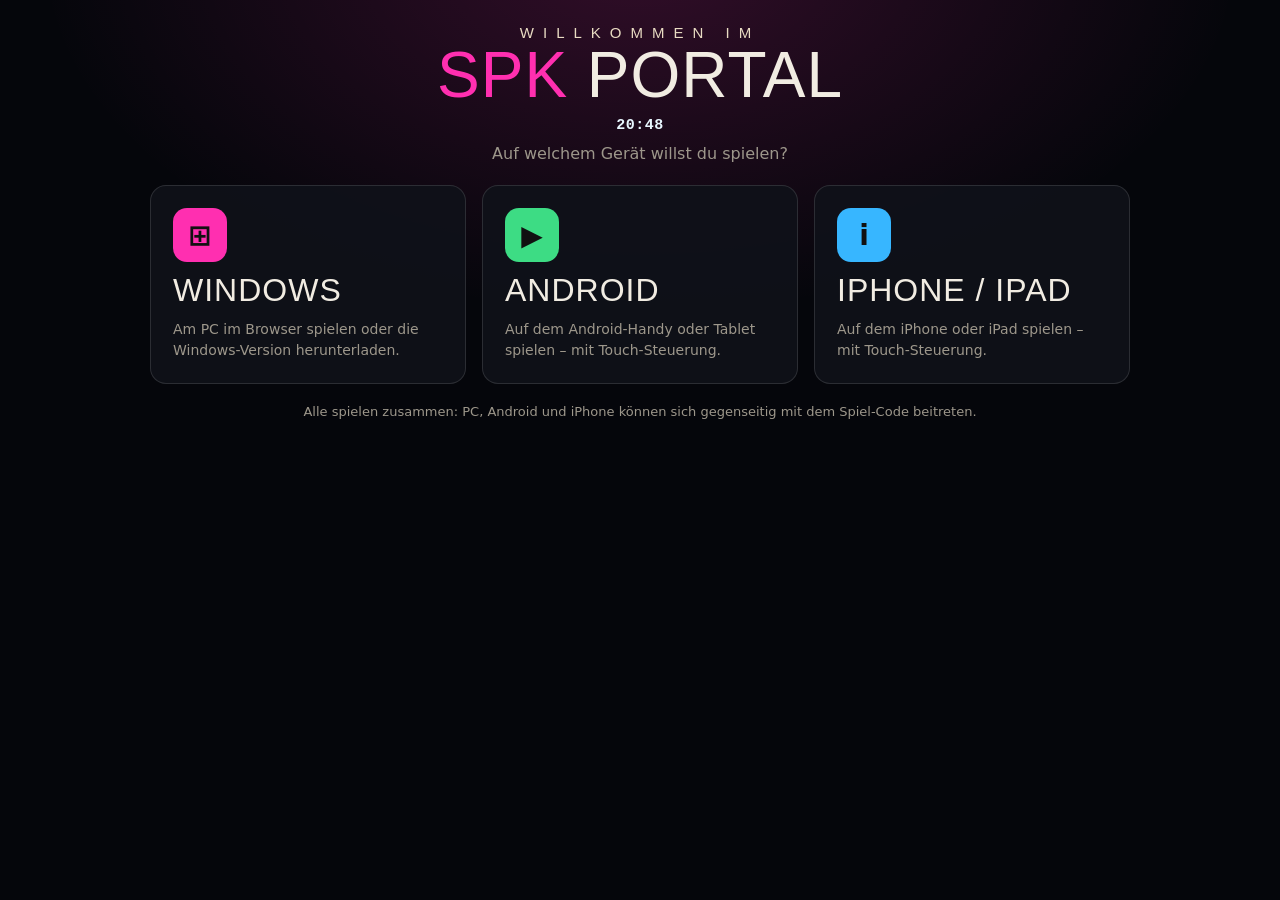
<file: index.html>
<!doctype html><html lang="de"><head><meta charset="utf-8"><meta name="viewport" content="width=device-width, initial-scale=1">
<title>SPK Portal</title><link rel="manifest" href="/manifest.webmanifest"><link rel="apple-touch-icon" href="/System/assets/icon-192.png">
<script>var z=null;try{z=JSON.parse(sessionStorage.getItem('gbgc-zurueck')||'null')}catch(e){}
var phone=/Android|iPhone|iPad|iPod/.test(navigator.userAgent)||(navigator.platform==='MacIntel'&&navigator.maxTouchPoints>1);
location.replace((!phone&&z&&Date.now()-z.t<600000?'/System/konsole.html':'/System/start.html')+location.search);</script>
</head><body style="background:#05060b"></body></html>
</file>
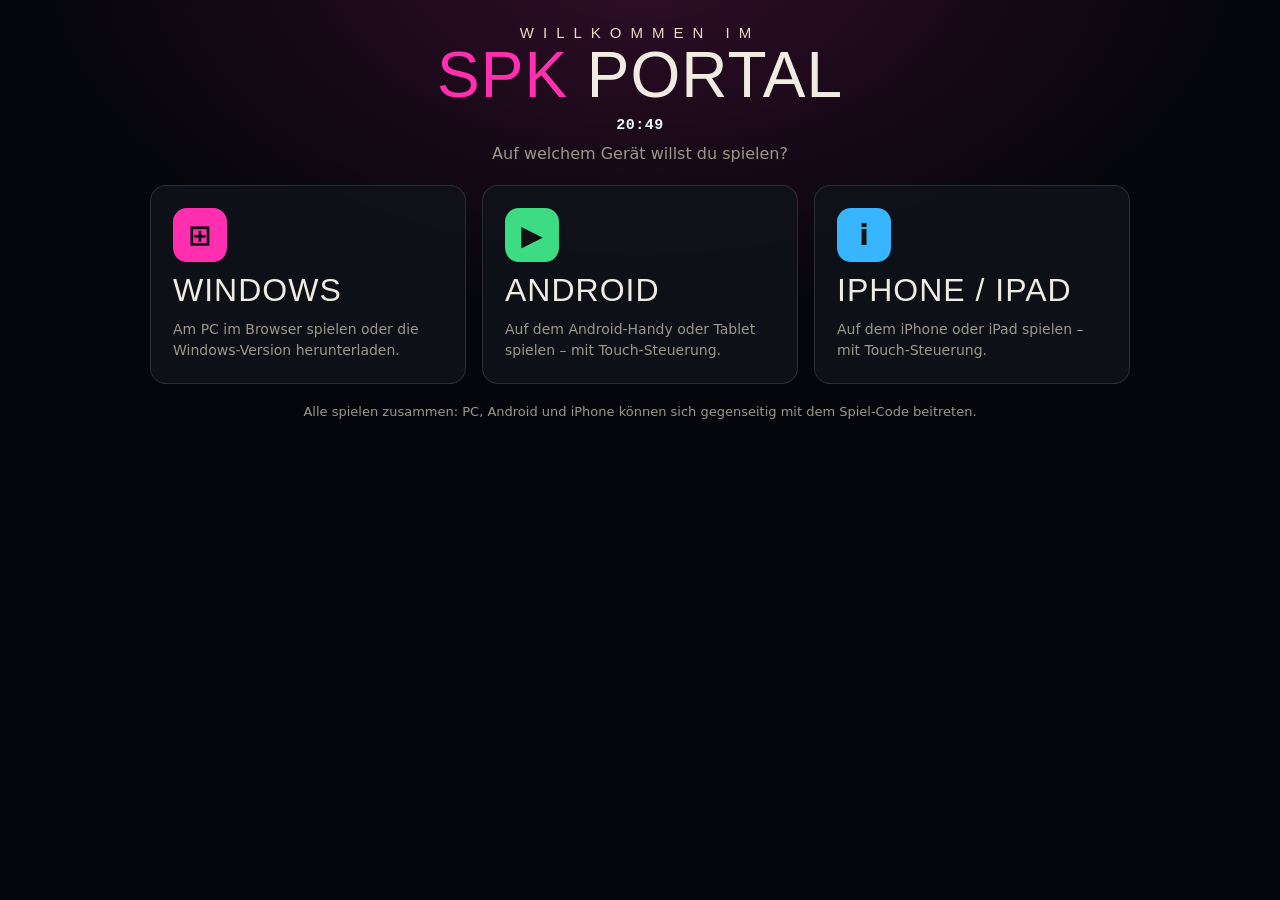
<file: System/start.html>
<!doctype html>
<html lang="de">
<head>
<meta charset="utf-8">
<meta name="viewport" content="width=device-width, initial-scale=1, viewport-fit=cover">
<meta name="mobile-web-app-capable" content="yes">
<meta name="apple-mobile-web-app-capable" content="yes">
<meta name="apple-mobile-web-app-status-bar-style" content="black-translucent">
<meta name="apple-mobile-web-app-title" content="SPK Portal">
<meta name="theme-color" content="#05060b">
<title>SPK Portal</title>
<link rel="manifest" href="/manifest.webmanifest">
<link rel="apple-touch-icon" href="/System/assets/icon-192.png">
<link rel="icon" href="/System/assets/icon-192.png">
<style>
  /* Dunkle Arcade-Optik wie das 3D-Portal: Orange für Windows, Grün für Android, Blau für iPhone */
  :root { --bg: #05060b; --panel: rgba(16, 18, 26, 0.92); --line: rgba(255, 255, 255, 0.12); --txt: #f1ece2; --mut: #9d978b; --acc: #ff2fb0; --and: #3ddc84; --ios: #37b6ff; color-scheme: dark; }
  * { box-sizing: border-box; }
  html, body { margin: 0; min-height: 100%; background: var(--bg); color: var(--txt); font-family: "Segoe UI", system-ui, -apple-system, Roboto, Arial, sans-serif; }
  body { background: radial-gradient(1000px 600px at 50% -10%, rgba(255, 47, 176, 0.18), transparent 60%), var(--bg); padding: max(18px, env(safe-area-inset-top)) max(16px, env(safe-area-inset-right)) max(18px, env(safe-area-inset-bottom)) max(16px, env(safe-area-inset-left)); }
  .wrap { max-width: 980px; margin: 0 auto; }
  .hidden { display: none !important; }
  .brand { text-align: center; margin: 6px 0 22px; }
  .brand small { display: block; font-family: Impact, "Arial Black", sans-serif; letter-spacing: 9px; color: #e9dcc3; font-size: 15px; }
  .brand h1 { margin: 2px 0 0; font-family: Impact, "Arial Black", sans-serif; font-weight: 400; font-size: clamp(38px, 7vw, 64px); line-height: 1; color: var(--acc); letter-spacing: 1px; }
  .brand h1 span { color: var(--txt); }
  .brand p { color: var(--mut); margin: 10px 0 0; }
  .clock { margin-top: 10px; font: 600 15px Consolas, "Courier New", monospace; color: #e8f7ff; letter-spacing: .5px; }
  .clock span { color: var(--mut); font-family: "Segoe UI", system-ui, sans-serif; font-weight: 500; }
  .tiles { display: grid; grid-template-columns: repeat(3, minmax(0, 1fr)); gap: 16px; }
  @media (max-width: 720px) { .tiles { grid-template-columns: 1fr; } }
  .tile { all: unset; cursor: pointer; display: flex; flex-direction: column; gap: 10px; padding: 22px; border-radius: 16px; background: var(--panel); border: 1px solid var(--line); transition: transform .15s, border-color .15s; }
  .tile:hover, .tile:focus-visible { transform: translateY(-3px); }
  .tile:focus-visible { outline: 2px solid #fff; outline-offset: 3px; }
  .tile .ic { width: 54px; height: 54px; border-radius: 14px; display: grid; place-items: center; font-size: 28px; font-weight: 900; color: #111; }
  .tile h2 { margin: 0; font-family: Impact, "Arial Black", sans-serif; font-weight: 400; font-size: 32px; letter-spacing: 1px; }
  .tile p { margin: 0; color: var(--mut); font-size: 14px; line-height: 1.5; }
  .tile.win .ic { background: var(--acc); } .tile.win:hover { border-color: var(--acc); }
  .tile.and .ic { background: var(--and); } .tile.and:hover { border-color: var(--and); }
  .tile.ios .ic { background: var(--ios); } .tile.ios:hover { border-color: var(--ios); }
  .card { background: var(--panel); border: 1px solid var(--line); border-radius: 16px; padding: 22px; margin-top: 18px; }
  .card h3 { margin: 0 0 12px; font-size: 22px; }
  .how { display: grid; grid-template-columns: 220px minmax(0, 1fr); gap: 22px; align-items: start; }
  @media (max-width: 640px) { .how { grid-template-columns: 1fr; } }
  #qr { background: #fff; border-radius: 12px; padding: 10px; width: 220px; max-width: 100%; }
  #qr img, #qr svg { width: 100%; height: auto; display: block; }
  ol { margin: 0; padding-left: 22px; line-height: 1.7; }
  ol li { margin-bottom: 6px; }
  .link { display: flex; gap: 8px; margin: 14px 0 4px; flex-wrap: wrap; }
  .link a#url { color: var(--acc); text-decoration: underline; font-weight: 700; }
  .link a#url, .link code { flex: 1; min-width: 0; background: #0b0c11; border: 1px solid var(--line); border-radius: 8px; padding: 10px 12px; font-size: 16px; overflow-wrap: anywhere; }
  button, .btn { cursor: pointer; border: 0; border-radius: 10px; font-size: 16px; font-weight: 700; padding: 11px 16px; color: #18030f; background: var(--acc); text-decoration: none; display: inline-block; text-align: center; }
  button.ghost, .btn.ghost { background: rgba(255, 255, 255, 0.08); color: #fff; border: 1px solid var(--line); }
  button:focus-visible, .btn:focus-visible { outline: 2px solid #fff; outline-offset: 2px; }
  .back { margin-top: 14px; }
  .muted { color: var(--mut); font-size: 13px; line-height: 1.6; }
  /* Handy-Ansicht */
  label { display: block; color: var(--mut); font-size: 13px; margin-bottom: 10px; }
  input { width: 100%; margin-top: 4px; background: #0b0c11; border: 1px solid var(--line); border-radius: 8px; color: #fff; font-size: 17px; padding: 10px 12px; outline: none; }
  input:focus { border-color: var(--acc); }
  .games { display: grid; gap: 14px; grid-template-columns: repeat(auto-fit, minmax(260px, 1fr)); }
  .game { background: var(--panel); border: 1px solid var(--line); border-radius: 14px; padding: 16px; display: flex; flex-direction: column; gap: 8px; }
  .game .no { color: var(--acc); font-family: Impact, "Arial Black", sans-serif; letter-spacing: 3px; font-size: 13px; }
  .game h4 { margin: 0; font-size: 21px; }
  .game .meta { color: var(--mut); font-size: 13px; }
  .game .row { display: flex; gap: 8px; margin-top: 6px; }
  .game .row > * { flex: 1; }
  .game input.code { font-family: Consolas, monospace; letter-spacing: 4px; text-transform: uppercase; text-align: center; margin: 0; }
  .install { border-color: rgba(61, 220, 132, 0.4); }
  .djh { font-family: Impact, "Arial Black", sans-serif; font-weight: 400; font-size: 30px; letter-spacing: 1px; color: var(--acc); margin: 28px 0 12px; }
  .party { margin-top: 0; text-align: center; background: linear-gradient(#7a4e2c, #5a3820); border-color: #3b2412; }
  .party img { max-width: 100%; max-height: 70vh; border-radius: 6px; box-shadow: 0 6px 20px rgba(0,0,0,.5); }
  .party p { color: #f3e6d6; }
  .party a { color: #fff; }
  .djs { display: grid; gap: 12px; grid-template-columns: repeat(auto-fill, minmax(150px, 1fr)); }
  .dj { all: unset; cursor: pointer; display: flex; flex-direction: column; gap: 8px; background: var(--panel); border: 1px solid var(--line); border-radius: 12px; padding: 10px; text-align: center; }
  .dj:focus-visible { outline: 2px solid #fff; }
  .dj .ph { aspect-ratio: 4 / 5; max-width: 100%; border-radius: 8px; background: linear-gradient(#1a0f24, #07060c); display: grid; place-items: center; color: var(--mut); font-size: 13px; overflow: hidden; }
  .dj .ph img { width: 100%; height: 100%; object-fit: cover; }
  .dj b { font-family: Impact, "Arial Black", sans-serif; font-weight: 400; font-size: 20px; letter-spacing: .5px; }
  .djlinks { display: grid; gap: 8px; margin-top: 12px; }
  .djlinks a { display: block; padding: 11px 14px; border-radius: 10px; border: 1px solid var(--line); color: #fff; text-decoration: none; font-weight: 700; background: rgba(255,255,255,0.06); }
  #djSheet { position: fixed; inset: 0; z-index: 20; background: rgba(5,0,10,.75); display: flex; align-items: center; justify-content: center; padding: 16px; }
  #djSheet .card { width: min(420px, 100%); margin: 0; text-align: center; }
#gb input { width: 100%; box-sizing: border-box; margin-bottom: 8px; }
.gbrow { display: flex; justify-content: space-between; align-items: center; gap: 10px; }
.gbrow .btn { width: auto; margin: 0; padding: 10px 18px; }
.gbe { border-top: 1px solid rgba(255,255,255,0.1); padding: 8px 0; }
.gbe b { color: #9fe8b0; } .gbe span { opacity: .6; font-size: 12px; margin-left: 8px; } .gbe p { margin: 3px 0 0; overflow-wrap: anywhere; }
</style>
</head>
<body>
<div class="wrap">
  <div class="brand"><small>WILLKOMMEN IM</small><h1>SPK <span>PORTAL</span></h1><div id="clockLine" class="clock"></div><p id="sub">Auf welchem Gerät willst du spielen?</p></div>

  <!-- Auswahl -->
  <div id="choose">
    <div class="tiles">
      <button class="tile win" id="tWin"><div class="ic">⊞</div><h2>WINDOWS</h2><p id="winTxt">Hier am PC spielen – mit Tastatur und Maus im 3D-Portal.</p></button>
      <button class="tile and" id="tAnd"><div class="ic">▶</div><h2>ANDROID</h2><p>Auf dem Android-Handy oder Tablet spielen – mit Touch-Steuerung.</p></button>
      <button class="tile ios" id="tIos"><div class="ic">i</div><h2>IPHONE / IPAD</h2><p>Auf dem iPhone oder iPad spielen – mit Touch-Steuerung.</p></button>
    </div>
    <p class="muted" style="text-align:center;margin-top:18px">Alle spielen zusammen: PC, Android und iPhone können sich gegenseitig mit dem Spiel-Code beitreten.</p>
  </div>

  <!-- Windows (im Internet) -->
  <div id="winPanel" class="card hidden">
    <h3>Windows</h3>
    <div class="link"><a class="btn" href="/System/konsole.html">▶ Jetzt im Browser spielen</a><a class="btn ghost" id="zipLink" href="https://drive.google.com/file/d/1t74E3O4zzbKzG_UFVYE-AJETJGJ26ShM/view" target="_blank" rel="noopener">⬇ Windows-Version herunterladen</a></div>
    <p class="muted">Die Windows-Version herunterladen, Zip-Datei entpacken und „SPK Portal.bat“ doppelklicken. Sie aktualisiert sich danach von selbst.</p>
    <button class="ghost back" data-back>← Zurück</button>
  </div>

  <!-- Handy-Anleitung -->
  <div id="howPanel" class="card hidden">
    <h3 id="howTitle">Android</h3>
    <div class="how">
      <div><div id="qr"></div><p class="muted">Mit der Handy-Kamera scannen</p></div>
      <div>
        <ol id="steps"></ol>
        <div class="link"><a id="url" href="https://spk-portal.github.io/System/start.html?handy=1"></a><button id="copy" class="ghost">Link kopieren</button></div>
        <p class="muted" id="copyMsg">Diesen Link kannst du deinen Freunden schicken (WhatsApp, SMS …).</p>
        <div class="link"><button id="playHere" class="hidden">▶ Jetzt auf diesem Handy ins Portal</button></div>
      </div>
    </div>
    <button class="ghost back" data-back>← Zurück</button>
  </div>

  <!-- Handy: Spiele -->
  <div id="mobile" class="hidden">
    <a class="btn" href="/System/konsole.html" style="display:block;margin-bottom:14px">▶ In den Portal-Raum</a>
    <div id="installCard" class="card install hidden"><h3>Als App installieren</h3><ol id="mSteps"></ol></div>
    <div class="card"><label>Dein Name <input id="name" maxlength="16" autocomplete="off"></label><p class="muted">Halte das Handy beim Spielen quer. Um einem Freund beizutreten, gib den Code ein, der bei ihm im Spiel oben links steht.</p></div>
    <div class="games" id="games" style="margin-top:18px"></div>
    <h3 class="djh">Nächste Party</h3>
    <div class="card party" id="party"><p class="muted">Flyer folgt – bald steht hier, wann und wo die nächste SPK Party steigt!</p></div>
    <h3 class="djh">SPK DJs</h3>
    <div class="djs" id="djs"></div>
    <h3 class="djh">Gästebuch</h3>
    <div class="card" id="gb"><form id="gbForm" class="hidden"><input id="gbText" maxlength="100" placeholder="Schreib etwas rein (max. 100 Zeichen)" autocomplete="off"><div class="gbrow"><span class="muted" id="gbCount">0 / 100</span><button class="btn" id="gbSend" type="submit">Eintragen</button></div><p class="muted" id="gbMsg"></p></form><div id="gbList"><p class="muted">Gästebuch wird geladen…</p></div></div>
  </div>
</div>

<div id="djSheet" class="hidden"><div class="card"><h3 id="dsName"></h3><p class="muted" id="dsInfo"></p><div class="djlinks" id="dsLinks"></div><button class="ghost back" id="dsClose">Schließen</button></div></div>
<script src="/System/lib/qrcode.js"></script>
<script>
(function () {
  var WEB = 'https://spk-portal.github.io/';
  var $ = function (id) { return document.getElementById(id); };
  var ua = navigator.userAgent || '';
  var isIOS = /iPhone|iPad|iPod/.test(ua) || (navigator.platform === 'MacIntel' && navigator.maxTouchPoints > 1);
  var isAndroid = /Android/.test(ua);
  var coarse = false; try { coarse = matchMedia('(pointer: coarse)').matches && navigator.maxTouchPoints > 0; } catch (e) { }
  var touchDev = false; try { touchDev = navigator.maxTouchPoints > 0 || 'ontouchstart' in window; } catch (e) { }
  var isPhone = isIOS || isAndroid || coarse || /[?&]handy=1/.test(location.search);
  var standalone = (window.matchMedia && matchMedia('(display-mode: standalone)').matches) || (window.matchMedia && matchMedia('(display-mode: fullscreen)').matches) || navigator.standalone;
  var local = location.hostname === 'localhost' || location.hostname === '127.0.0.1' || location.protocol === 'file:';
  var STEPS = {
    and: ['Öffne den Link am Handy in <b>Chrome</b> (QR-Code scannen oder Link schicken).', 'Tippe oben rechts auf <b>⋮</b> und dann auf <b>„App installieren“</b> oder <b>„Zum Startbildschirm hinzufügen“</b>.', 'Starte das Portal ab jetzt über das neue Symbol auf dem Startbildschirm.', 'Spiel wählen, Handy <b>quer</b> halten und los geht’s.'],
    ios: ['Öffne den Link am iPhone in <b>Safari</b> (QR-Code scannen oder Link schicken).', 'Tippe unten auf <b>Teilen</b> (das Viereck mit dem Pfeil nach oben).', 'Wähle <b>„Zum Home-Bildschirm“</b> und tippe auf <b>Hinzufügen</b>.', 'Starte das Portal ab jetzt über das neue Symbol, halte das iPhone <b>quer</b>.']
  };
  function steps(el, list) { el.innerHTML = list.map(function (s) { return '<li>' + s + '</li>'; }).join(''); }
  function show(id) { ['choose', 'winPanel', 'howPanel', 'mobile'].forEach(function (x) { $(x).classList.toggle('hidden', x !== id); }); }

  // QR-Code
  try { var q = qrcode(0, 'M'); q.addData(WEB); q.make(); $('qr').innerHTML = q.createSvgTag({ cellSize: 6, margin: 2, scalable: true }); } catch (e) { $('qr').textContent = WEB; }
  $('url').textContent = WEB;
  $('copy').onclick = function () {
    var ok = function () { $('copyMsg').textContent = 'Link kopiert – jetzt einfach an deine Freunde schicken.'; };
    try { navigator.clipboard.writeText(WEB).then(ok, function () { selectUrl(); }); } catch (e) { selectUrl(); }
  };
  function selectUrl() { var r = document.createRange(); r.selectNodeContents($('url')); var s = getSelection(); s.removeAllRanges(); s.addRange(r); $('copyMsg').textContent = 'Link markiert – mit Strg+C kopieren.'; }

  $('tWin').onclick = function () { if (local) location.href = '/System/konsole.html'; else show('winPanel'); };
  $('tAnd').onclick = function () { if (isPhone || touchDev) { location.href = '/System/konsole.html'; return; } $('howTitle').textContent = 'Android – so kommt das Portal aufs Handy'; steps($('steps'), STEPS.and); show('howPanel'); };
  $('tIos').onclick = function () { if (isPhone || touchDev) { location.href = '/System/konsole.html'; return; } $('howTitle').textContent = 'iPhone / iPad – so kommt das Portal aufs Handy'; steps($('steps'), STEPS.ios); show('howPanel'); };
  document.querySelectorAll('[data-back]').forEach(function (b) { b.onclick = function () { show('choose'); }; });
  if (!local) $('winTxt').textContent = 'Am PC im Browser spielen oder die Windows-Version herunterladen.';

  // ----- Handy: direkt die Spiele zeigen -----
  var prefs = {}; try { prefs = JSON.parse(localStorage.getItem('operation-hias') || '{}') || {}; } catch (e) { }
  function saveName(n) { try { var s = JSON.parse(localStorage.getItem('operation-hias') || '{}') || {}; s.name = n; localStorage.setItem('operation-hias', JSON.stringify(s)); } catch (e) { } }
  function mkCode() { var a = 'ABCDEFGHJKLMNPQRSTUVWXYZ23456789', s = ''; for (var i = 0; i < 5; i++) s += a[Math.floor(Math.random() * a.length)]; return s; }
  function go(g, role, code) {
    var name = ($('name').value || '').trim().slice(0, 16) || 'Handy-Spieler'; saveName(name);
    location.href = g.pfad + (g.start || 'spiel/') + '?konsole=' + role + '&code=' + code + '&name=' + encodeURIComponent(name);
  }
  function renderGames(list) {
    list.sort(function (a, b) { return (a.portal || 99) - (b.portal || 99); });
    var box = $('games'); box.innerHTML = '';
    list.forEach(function (g, i) {
      var d = document.createElement('div'); d.className = 'game';
      d.innerHTML = '<div class="no">PORTAL ' + (g.portal || i + 1) + '</div><h4></h4><div class="meta"></div>' +
        '<button class="host">▶ Neues Spiel starten</button>' +
        '<div class="row"><input class="code" maxlength="5" placeholder="CODE" autocomplete="off" aria-label="Code vom Freund"><button class="ghost join">Beitreten</button></div>';
      d.querySelector('h4').textContent = g.name || g.ordner;
      d.querySelector('.meta').textContent = [g.genre, g.spieler].filter(Boolean).join(' · ');
      d.querySelector('.host').onclick = function () { go(g, 'host', mkCode()); };
      var inp = d.querySelector('.code');
      d.querySelector('.join').onclick = function () { var c = inp.value.trim().toUpperCase(); if (c.length < 4) { inp.focus(); inp.placeholder = 'CODE?'; return; } go(g, 'join', c); };
      box.appendChild(d);
    });
  }
  function loadGames() {
    return fetch('/__spiele', { cache: 'no-store' }).then(function (r) { if (!r.ok) throw 0; return r.json(); })
      .catch(function () { return fetch('/spiele.json', { cache: 'no-store' }).then(function (r) { return r.json(); }); });
  }
  if (touchDev || isPhone) $('playHere').classList.remove('hidden');
  $('playHere').onclick = function () { location.href = '/System/konsole.html'; };
  var wantList = /[?&]liste=1/.test(location.search);
  if (isPhone && !wantList) { location.replace('/System/konsole.html'); return; }
  if (isPhone) showMobile();
  function showMobile() {
    $('sub').textContent = 'Wähle ein Spiel';
    $('name').value = prefs.name || '';
    if (!standalone) { $('installCard').classList.remove('hidden'); steps($('mSteps'), isIOS ? STEPS.ios.slice(1, 3) : STEPS.and.slice(1, 3)); }
    show('mobile');
    loadGames().then(renderGames).catch(function () { $('games').innerHTML = '<p class="muted">Spiele konnten nicht geladen werden. Bitte die Seite neu laden.</p>'; });
    scrollTo(0, 0);
    loadDjs(); loadParty(); loadGb();
  }
  var gbUrl = '';
  function gbShow(list) {
    var box = $('gbList'); box.innerHTML = '';
    if (!list.length) { box.innerHTML = '<p class="muted">Noch keine Einträge – sei der Erste!</p>'; return; }
    list.forEach(function (e) { var d = document.createElement('div'); d.className = 'gbe'; d.innerHTML = '<b></b><span></span><p></p>'; var dt = new Date(e.t); d.querySelector('b').textContent = e.n; d.querySelector('span').textContent = isNaN(dt) ? '' : dt.toLocaleDateString('de-AT'); d.querySelector('p').textContent = e.x; box.appendChild(d); });
  }
  function gbFetch(q) { return fetch(gbUrl + (q ? (gbUrl.indexOf('?') >= 0 ? '&' : '?') + q : ''), { cache: 'no-store' }).then(function (r) { return r.json(); }).then(function (j) { gbShow(j.eintraege || []); return true; }); }
  function loadGb() {
    fetch('/System/gaestebuch.json', { cache: 'no-store' }).then(function (r) { return r.json(); }).then(function (c) {
      gbUrl = (c.url || '').trim();
      if (!gbUrl) { $('gbList').innerHTML = '<p class="muted">Das Gästebuch wird gerade eingerichtet – bald kannst du hier reinschreiben.</p>'; return; }
      $('gbForm').classList.remove('hidden');
      $('gbText').oninput = function () { $('gbCount').textContent = $('gbText').value.length + ' / 100'; };
      $('gbForm').onsubmit = function (ev) {
        ev.preventDefault();
        var text = $('gbText').value.replace(/\s+/g, ' ').trim().slice(0, 100); if (!text) return;
        var last = 0; try { last = +localStorage.getItem('spk-gb-last') || 0; } catch (e) { }
        if (Date.now() - last < 30000) { $('gbMsg').textContent = 'Bitte kurz warten, bevor du nochmal schreibst.'; return; }
        var name = (($('name').value || prefs.name || 'Gast').trim() || 'Gast').slice(0, 20);
        $('gbSend').disabled = true; $('gbMsg').textContent = 'Wird gespeichert…';
        gbFetch('name=' + encodeURIComponent(name) + '&text=' + encodeURIComponent(text)).then(function () { try { localStorage.setItem('spk-gb-last', String(Date.now())); } catch (e) { } $('gbText').value = ''; $('gbCount').textContent = '0 / 100'; $('gbMsg').textContent = 'Danke! Dein Eintrag steht jetzt im Gästebuch.'; }).catch(function () { $('gbMsg').textContent = 'Hat nicht geklappt – ist das Internet an?'; }).then(function () { $('gbSend').disabled = false; });
      };
      gbFetch().catch(function () { $('gbList').innerHTML = '<p class="muted">Gästebuch gerade nicht erreichbar.</p>'; });
    }).catch(function () { });
  }
  function loadParty() {
    fetch('/System/party.json', { cache: 'no-store' }).then(function (r) { return r.json(); }).then(function (p) {
      var box = $('party'); box.innerHTML = '';
      if (p.flyer) { var img = document.createElement('img'); img.alt = 'Flyer der nächsten Party'; img.src = /^(https?:)?\/\//.test(p.flyer) ? p.flyer : '/System/flyer/' + p.flyer; box.appendChild(img); }
      if (p.text) { var t = document.createElement('p'); t.textContent = p.text; box.appendChild(t); }
      if (p.link) { var a = document.createElement('a'); a.href = p.link; a.target = '_blank'; a.rel = 'noopener'; a.textContent = 'Mehr Infos'; box.appendChild(a); }
    }).catch(function () { });
  }
  var LINKS = [['instagram', 'Instagram'], ['facebook', 'Facebook'], ['soundcloud', 'SoundCloud'], ['tiktok', 'TikTok'], ['youtube', 'YouTube'], ['spotify', 'Spotify'], ['mixcloud', 'Mixcloud'], ['beatport', 'Beatport'], ['website', 'Webseite']];
  function fotoUrl(f) { return /^(https?:)?\/\//.test(f) ? f : '/System/dj-fotos/' + f; }
  function loadDjs() {
    fetch('/System/djs.json', { cache: 'no-store' }).then(function (r) { return r.json(); }).then(function (list) {
      var box = $('djs'); box.innerHTML = '';
      (list || []).forEach(function (dj, i) {
        var b = document.createElement('button'); b.className = 'dj';
        b.innerHTML = '<div class="ph">' + (dj.foto ? '<img alt="">' : 'Foto folgt') + '</div><b></b>';
        if (dj.foto) b.querySelector('img').src = fotoUrl(dj.foto);
        b.querySelector('b').textContent = dj.name || ('DJ ' + (i + 1));
        b.onclick = function () { openDj(dj); };
        box.appendChild(b);
      });
    }).catch(function () { });
  }
  function openDj(dj) {
    $('dsName').textContent = dj.name || 'DJ'; $('dsInfo').textContent = dj.info || '';
    var l = $('dsLinks'); l.innerHTML = '';
    LINKS.forEach(function (k) { if (!dj[k[0]]) return; var a = document.createElement('a'); a.href = dj[k[0]]; a.target = '_blank'; a.rel = 'noopener'; a.textContent = k[1]; l.appendChild(a); });
    if (!l.children.length) l.innerHTML = '<p class="muted">Für diesen DJ sind noch keine Links eingetragen.</p>';
    $('djSheet').classList.remove('hidden');
  }
  // Uhr & Besucherzähler
  var visitors = null;
  function readCounter(hit) {
    function num(r) { if (!r.ok) throw 0; return r.json().then(function (j) { var v = parseInt(j.value, 10); if (isNaN(v)) throw 0; return v; }); }
    return fetch('https://abacus.jasoncameron.dev/' + (hit ? 'hit' : 'get') + '/spk-portal-hiasus/besucher', { cache: 'no-store' }).then(num)
      .catch(function () { return fetch('https://countapi.mileshilliard.com/api/v1/' + (hit ? 'hit' : 'get') + '/spk-portal-hiasus-besucher', { cache: 'no-store' }).then(num); });
  }
  function tickClock() { var d = new Date(); $('clockLine').innerHTML = d.toLocaleTimeString('de-AT', { hour: '2-digit', minute: '2-digit' }) + (visitors == null ? '' : ' <span>· Besucher: ' + visitors.toLocaleString('de-AT') + '</span>'); }
  tickClock(); setInterval(tickClock, 1000);
  (function () { var first = false; try { first = !sessionStorage.getItem('spk-gezaehlt'); sessionStorage.setItem('spk-gezaehlt', '1'); } catch (e) { }
    readCounter(first).then(function (v) { visitors = v; tickClock(); }).catch(function () { }); })();
  $('dsClose').onclick = function () { $('djSheet').classList.add('hidden'); };
  $('djSheet').onclick = function (e) { if (e.target.id === 'djSheet') $('djSheet').classList.add('hidden'); };
})();
</script>
</body>
</html>
</file>
